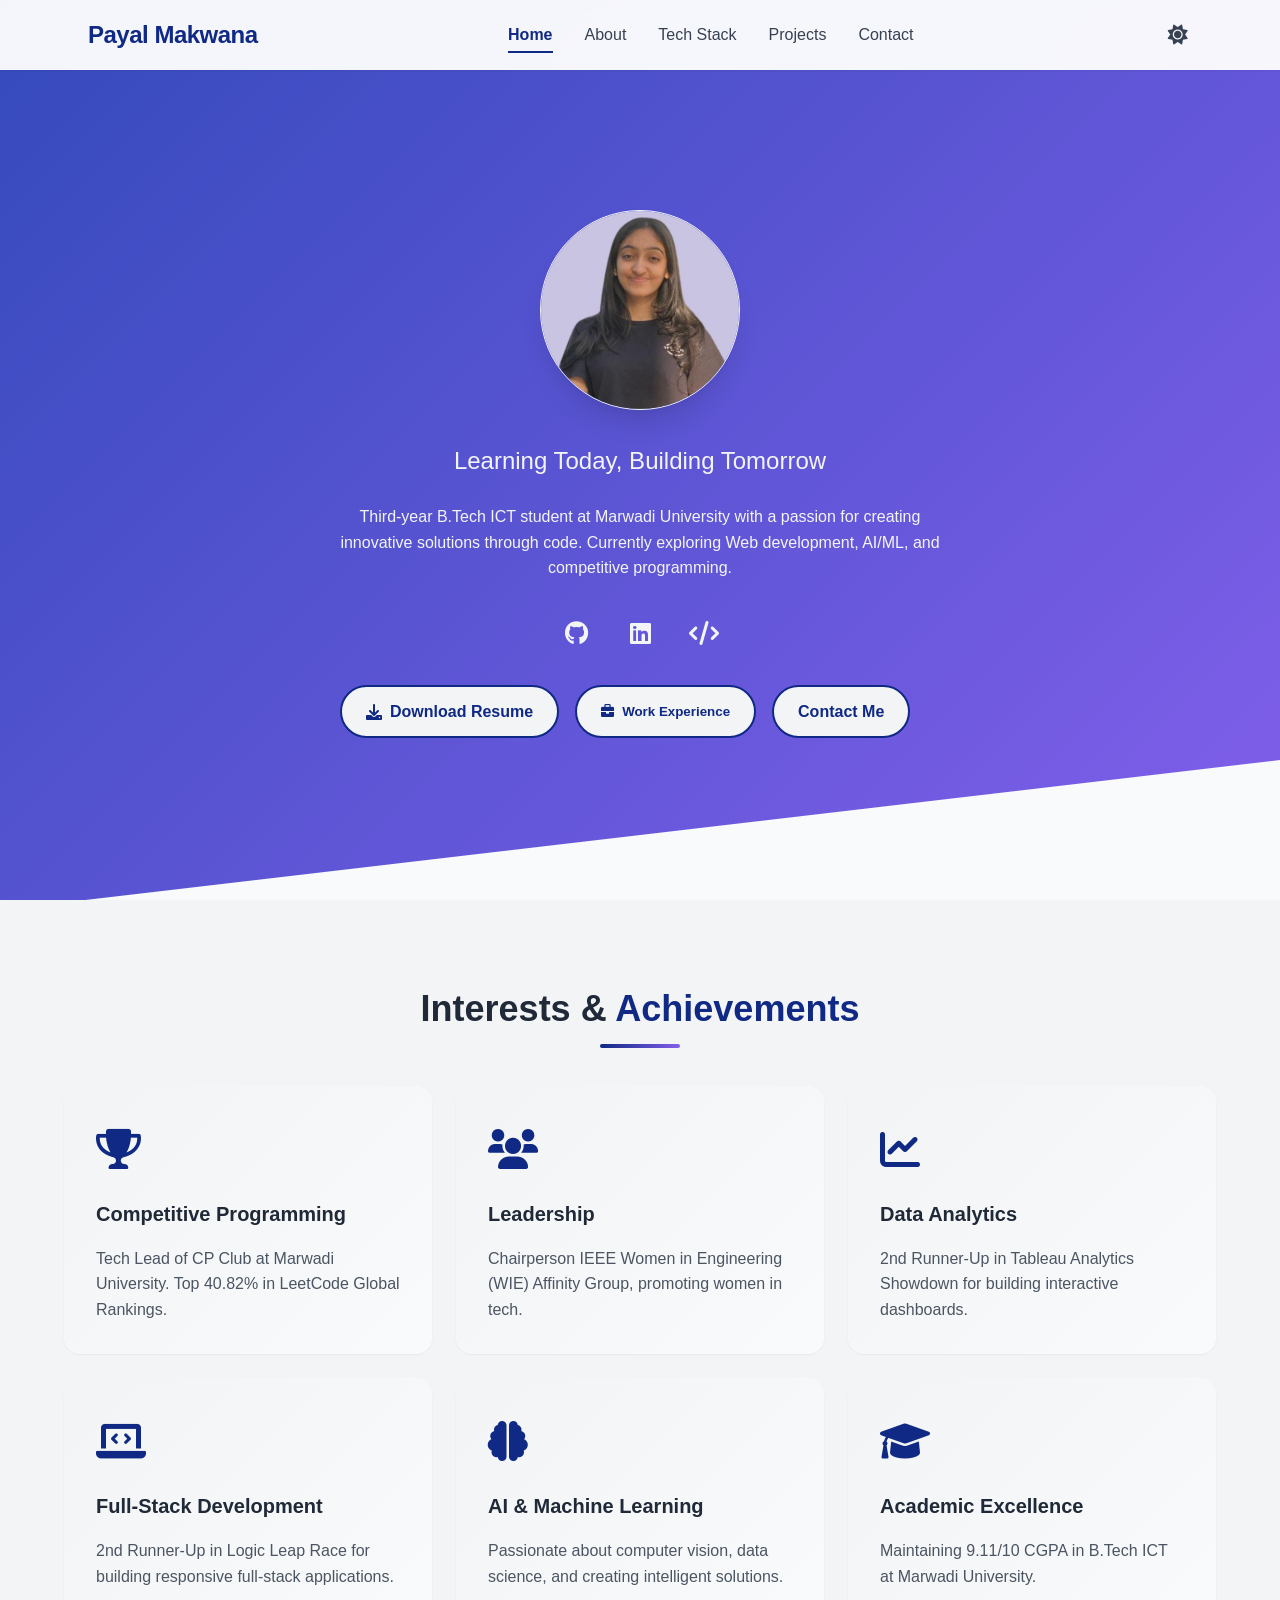
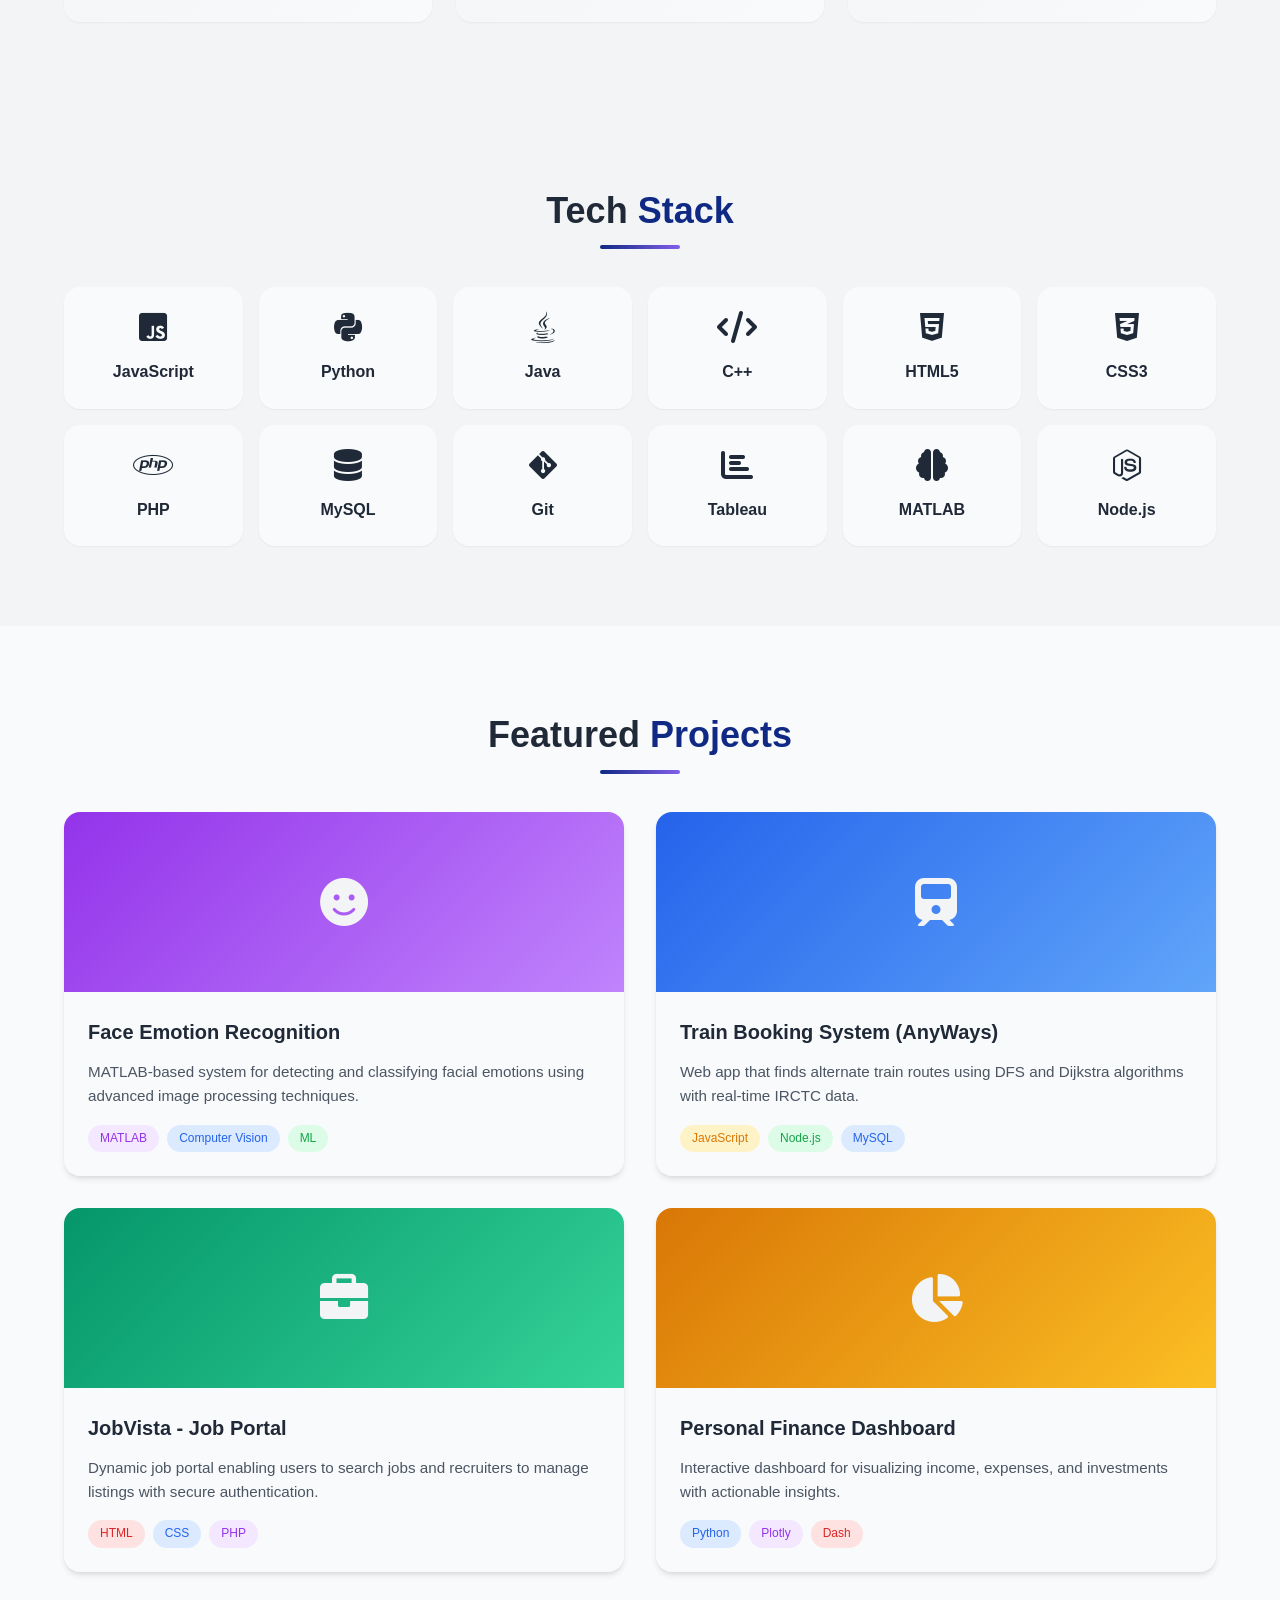
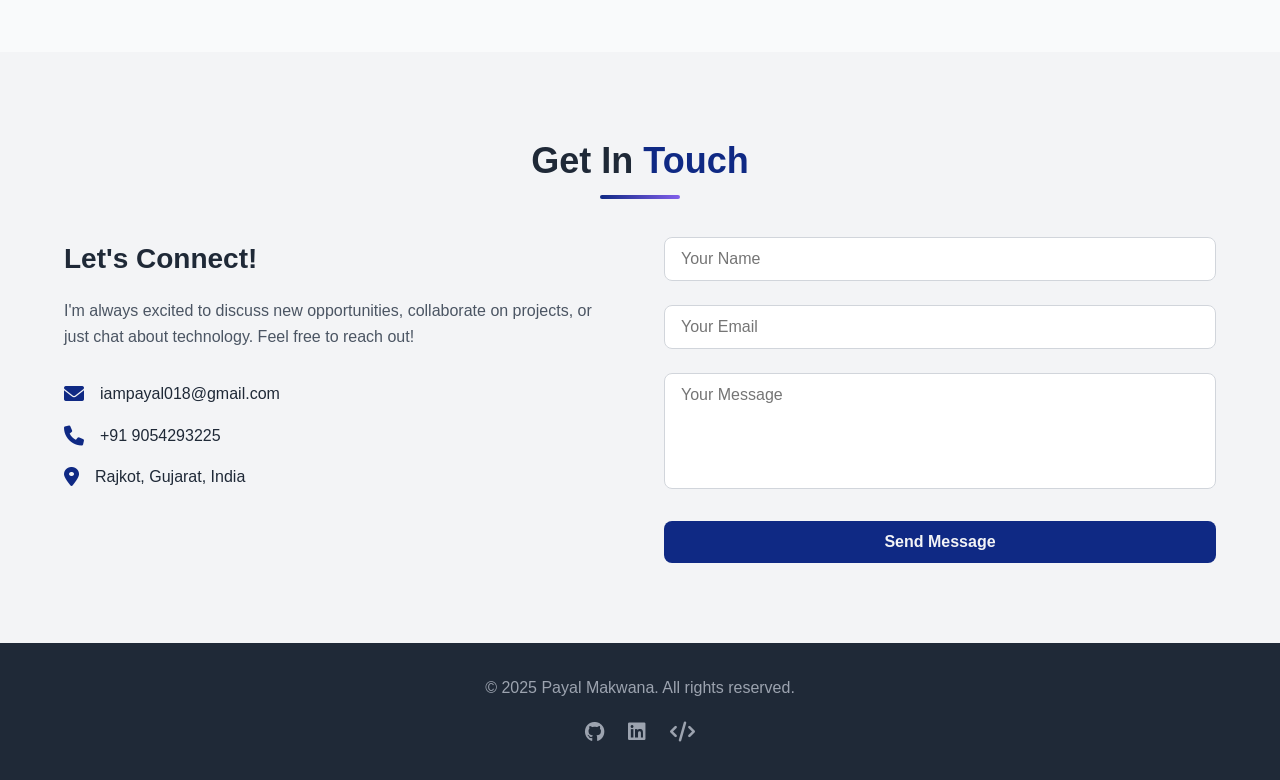
<file: index.html>
<!DOCTYPE html>
<html lang="en">
<head>
    <meta charset="UTF-8">
    <meta name="viewport" content="width=device-width, initial-scale=1.0">
    <title>Payal Makwana - Portfolio</title>
    <link rel="stylesheet" href="styles.css">
    <link href="https://cdnjs.cloudflare.com/ajax/libs/font-awesome/6.0.0/css/all.min.css" rel="stylesheet">
    <link href="https://unpkg.com/aos@2.3.1/dist/aos.css" rel="stylesheet">
</head>
<body>
    <!-- Navigation -->
    <nav class="navbar">
        <div class="container">
            <div class="navbar-content">
                <div class="logo">Payal Makwana</div>
                <div class="nav-links">
                    <a href="#home" class="nav-link">Home</a>
                    <a href="#about" class="nav-link">About</a>
                    <a href="#tech" class="nav-link">Tech Stack</a>
                    <a href="#projects" class="nav-link">Projects</a>
                    <a href="#contact" class="nav-link">Contact</a>
                </div>
                <div class="theme-toggle">
                    <button id="theme-toggle-btn" aria-label="Toggle Theme">
                        <i class="fas fa-adjust"></i>
                    </button>
                </div>
                <div class="mobile-menu-btn">
                    <i class="fas fa-bars"></i>
                </div>
            </div>
        </div>
        <!-- Mobile Menu -->
        <div class="mobile-menu">
            <div class="mobile-menu-links">
                <a href="#home" class="mobile-link">Home</a>
                <a href="#about" class="mobile-link">About</a>
                <a href="#tech" class="mobile-link">Tech Stack</a>
                <a href="#projects" class="mobile-link">Projects</a>
                <a href="#contact" class="mobile-link">Contact</a>
            </div>
        </div>
    </nav>

    <!-- Hero Section -->
    <section id="home" class="hero">
        <div class="container">
            <div class="hero-content">
                <div class="profile-image" data-aos="zoom-in">
                    <img src="profile.jpg" alt="Payal Makwana">
                </div>
                <h1 class="hero-title" data-aos="fade-up" data-aos-delay="200">
                    Hi, I'm <span class="highlight">Payal</span>
                </h1>
                <p class="hero-subtitle" data-aos="fade-up" data-aos-delay="400">
                    Learning Today, Building Tomorrow
                </p>
                <p class="hero-description" data-aos="fade-up" data-aos-delay="600">
                    Third-year B.Tech ICT student at Marwadi University with a passion for creating innovative solutions through code. 
                    Currently exploring Web development, AI/ML, and competitive programming.
                </p>
                <div style="width: 100%;">
                <div class="social-links" data-aos="fade-up" data-aos-delay="800">
                    <a href="https://github.com/Payal-mak" target="_blank" class="social-link">
                        <i class="fab fa-github"></i>
                    </a>
                    <a href="https://www.linkedin.com/in/payal-makwana-a2b73829a/" target="_blank" class="social-link">
                        <i class="fab fa-linkedin"></i>
                    </a>
                    <a href="https://leetcode.com/u/Payal-Makwana/" target="_blank" class="social-link">
                        <i class="fas fa-code"></i>
                    </a>
                </div>
                    <div class="cta-buttons" data-aos="fade-up" data-aos-delay="1000">
                        <a href="resume.pdf" download class="download-btn">
                            <i class="fas fa-download"></i> Download Resume
                        </a>
                        <button class="resume-btn" onclick="openResumePanel()">
                            <i class="fas fa-briefcase"></i> Work Experience
                        </button>
                        <a href="#contact" class="contact-btn">
                            Contact Me
                        </a>
                    </div>
                </div>
            </div>
        </div>
        <div class="hero-shape"></div>
    </section>

    <!-- Resume Panel -->
    <div id="resume-panel" class="resume-panel">
        <div class="resume-content">
            <div class="resume-header">
                <h3 class="resume-title">My Work Experience</h3>
                <button onclick="closeResumePanel()" class="resume-close">
                    <i class="fas fa-times"></i>
                </button>
            </div>
            <div class="resume-body">
                <div class="timeline">
                    <div class="timeline-item" data-aos="fade-right">
                        <div class="timeline-icon">
                            <i class="fas fa-graduation-cap"></i>
                        </div>
                        <div class="timeline-content">
                            <h4 class="timeline-title">B.Tech in Information and Communication Technology</h4>
                            <p class="timeline-subtitle">Marwadi University, Rajkot, Gujarat</p>
                            <p class="timeline-date">2023 - Present (Second Year)</p>
                            <ul class="timeline-details">
                                <li>Maintaining a CGPA of 9.11/10</li>
                                <li>Tech Lead of the Competitive Programming Club</li>
                                <li>Chairperson of IEEE Women in Engineering (WIE) Affinity Group, at Marwadi University</li>
                            </ul>
                        </div>
                    </div>
                    <div class="timeline-item" data-aos="fade-right" data-aos-delay="100">
                        <div class="timeline-icon">
                            <i class="fas fa-briefcase"></i>
                        </div>
                        <div class="timeline-content">
                            <h4 class="timeline-title">Summer Intern, IEEE Signal Processing Society</h4>
                            <p class="timeline-subtitle">Gujarat Section’s Summer Mentorship Program 2025</p>
                            <p class="timeline-date">June 1 to July 15th, 2025</p>
                            <ul class="timeline-details">
                                <li>Selected for a mentorship program focused on signal processing projects</li>
                                <li>Working on advanced AI/ML algorithms for real-world applications</li>
                                <li>Collaborating with industry experts and researchers</li>
                            </ul>
                        </div>
                    </div>
                    <div class="timeline-item" data-aos="fade-right" data-aos-delay="200">
                        <div class="timeline-icon">
                            <i class="fas fa-briefcase"></i>
                        </div>
                        <div class="timeline-content">
                            <h4 class="timeline-title">Summer Intern, AI Guru</h4>
                            <p class="timeline-subtitle">AI/ML Domain, Ahmedabad, Gujarat</p>
                            <p class="timeline-date">June 16th to July 16th, 2025</p>
                            <ul class="timeline-details">
                                <li>Developing AI/ML related projects and building real world applications</li>
                                <li>Hands-on experience with deep learning frameworks</li>
                                <li>Contributing to innovative projects in an offline setting</li>
                            </ul>
                        </div>
                    </div>
                </div>
            </div>
        </div>
    </div>

    <!-- Interests Section -->
    <section id="about" class="about">
        <div class="container">
            <h2 class="section-title" data-aos="fade-up">
                Interests & <span class="highlight">Achievements</span>
            </h2>
            <div class="interests-grid">
                <div class="interest-card" data-aos="fade-up" data-aos-delay="100">
                    <div class="interest-icon">
                        <i class="fas fa-trophy"></i>
                    </div>
                    <h3 class="interest-title">Competitive Programming</h3>
                    <p class="interest-description">Tech Lead of CP Club at Marwadi University. Top 40.82% in LeetCode Global Rankings.</p>
                </div>
                <div class="interest-card" data-aos="fade-up" data-aos-delay="200">
                    <div class="interest-icon">
                        <i class="fas fa-users"></i>
                    </div>
                    <h3 class="interest-title">Leadership</h3>
                    <p class="interest-description">Chairperson IEEE Women in Engineering (WIE) Affinity Group, promoting women in tech.</p>
                </div>
                <div class="interest-card" data-aos="fade-up" data-aos-delay="300">
                    <div class="interest-icon">
                        <i class="fas fa-chart-line"></i>
                    </div>
                    <h3 class="interest-title">Data Analytics</h3>
                    <p class="interest-description">2nd Runner-Up in Tableau Analytics Showdown for building interactive dashboards.</p>
                </div>
                <div class="interest-card" data-aos="fade-up" data-aos-delay="400">
                    <div class="interest-icon">
                        <i class="fas fa-laptop-code"></i>
                    </div>
                    <h3 class="interest-title">Full-Stack Development</h3>
                    <p class="interest-description">2nd Runner-Up in Logic Leap Race for building responsive full-stack applications.</p>
                </div>
                <div class="interest-card" data-aos="fade-up" data-aos-delay="500">
                    <div class="interest-icon">
                        <i class="fas fa-brain"></i>
                    </div>
                    <h3 class="interest-title">AI & Machine Learning</h3>
                    <p class="interest-description">Passionate about computer vision, data science, and creating intelligent solutions.</p>
                </div>
                <div class="interest-card" data-aos="fade-up" data-aos-delay="600">
                    <div class="interest-icon">
                        <i class="fas fa-graduation-cap"></i>
                    </div>
                    <h3 class="interest-title">Academic Excellence</h3>
                    <p class="interest-description">Maintaining 9.11/10 CGPA in B.Tech ICT at Marwadi University.</p>
                </div>
            </div>
        </div>
    </section>

    <!-- Tech Stack Section -->
    <section id="tech" class="tech">
        <div class="container">
            <h2 class="section-title" data-aos="fade-up">
                Tech <span class="highlight">Stack</span>
            </h2>
            <div class="tech-grid">
                <div class="tech-card" data-aos="zoom-in" data-aos-delay="100">
                    <i class="fab fa-js-square"></i>
                    <p>JavaScript</p>
                </div>
                <div class="tech-card" data-aos="zoom-in" data-aos-delay="200">
                    <i class="fab fa-python"></i>
                    <p>Python</p>
                </div>
                <div class="tech-card" data-aos="zoom-in" data-aos-delay="300">
                    <i class="fab fa-java"></i>
                    <p>Java</p>
                </div>
                <div class="tech-card" data-aos="zoom-in" data-aos-delay="400">
                    <i class="fas fa-code"></i>
                    <p>C++</p>
                </div>
                <div class="tech-card" data-aos="zoom-in" data-aos-delay="500">
                    <i class="fab fa-html5"></i>
                    <p>HTML5</p>
                </div>
                <div class="tech-card" data-aos="zoom-in" data-aos-delay="600">
                    <i class="fab fa-css3-alt"></i>
                    <p>CSS3</p>
                </div>
                <div class="tech-card" data-aos="zoom-in" data-aos-delay="700">
                    <i class="fab fa-php"></i>
                    <p>PHP</p>
                </div>
                <div class="tech-card" data-aos="zoom-in" data-aos-delay="800">
                    <i class="fas fa-database"></i>
                    <p>MySQL</p>
                </div>
                <div class="tech-card" data-aos="zoom-in" data-aos-delay="900">
                    <i class="fab fa-git-alt"></i>
                    <p>Git</p>
                </div>
                <div class="tech-card" data-aos="zoom-in" data-aos-delay="1000">
                    <i class="fas fa-chart-bar"></i>
                    <p>Tableau</p>
                </div>
                <div class="tech-card" data-aos="zoom-in" data-aos-delay="1100">
                    <i class="fas fa-brain"></i>
                    <p>MATLAB</p>
                </div>
                <div class="tech-card" data-aos="zoom-in" data-aos-delay="1200">
                    <i class="fab fa-node-js"></i>
                    <p>Node.js</p>
                </div>
            </div>
        </div>
    </section>

    <!-- Projects Section -->
    <section id="projects" class="projects">
        <div class="container">
            <h2 class="section-title" data-aos="fade-up">
                Featured <span class="highlight">Projects</span>
            </h2>
            <div class="projects-grid">
                <!-- Project 1 -->
                <div class="project-card" data-aos="fade-up" data-aos-delay="100" onclick="openModal('modal1')">
                    <div class="project-image emotion-recognition">
                        <i class="fas fa-smile"></i>
                    </div>
                    <div class="project-content">
                        <h3 class="project-title">Face Emotion Recognition</h3>
                        <p class="project-description">MATLAB-based system for detecting and classifying facial emotions using advanced image processing techniques.</p>
                        <div class="project-tags">
                            <span class="tag tag-matlab">MATLAB</span>
                            <span class="tag tag-cv">Computer Vision</span>
                            <span class="tag tag-ml">ML</span>
                        </div>
                    </div>
                </div>

                <!-- Project 2 -->
                <div class="project-card" data-aos="fade-up" data-aos-delay="200" onclick="openModal('modal2')">
                    <div class="project-image train-booking">
                        <i class="fas fa-train"></i>
                    </div>
                    <div class="project-content">
                        <h3 class="project-title">Train Booking System (AnyWays)</h3>
                        <p class="project-description">Web app that finds alternate train routes using DFS and Dijkstra algorithms with real-time IRCTC data.</p>
                        <div class="project-tags">
                            <span class="tag tag-js">JavaScript</span>
                            <span class="tag tag-node">Node.js</span>
                            <span class="tag tag-mysql">MySQL</span>
                        </div>
                    </div>
                </div>

                <!-- Project 3 -->
                <div class="project-card" data-aos="fade-up" data-aos-delay="300" onclick="openModal('modal3')">
                    <div class="project-image job-vista">
                        <i class="fas fa-briefcase"></i>
                    </div>
                    <div class="project-content">
                        <h3 class="project-title">JobVista - Job Portal</h3>
                        <p class="project-description">Dynamic job portal enabling users to search jobs and recruiters to manage listings with secure authentication.</p>
                        <div class="project-tags">
                            <span class="tag tag-html">HTML</span>
                            <span class="tag tag-css">CSS</span>
                            <span class="tag tag-php">PHP</span>
                        </div>
                    </div>
                </div>

                <!-- Project 4 -->
                <div class="project-card" data-aos="fade-up" data-aos-delay="400" onclick="openModal('modal4')">
                    <div class="project-image finance-dashboard">
                        <i class="fas fa-chart-pie"></i>
                    </div>
                    <div class="project-content">
                        <h3 class="project-title">Personal Finance Dashboard</h3>
                        <p class="project-description">Interactive dashboard for visualizing income, expenses, and investments with actionable insights.</p>
                        <div class="project-tags">
                            <span class="tag tag-python">Python</span>
                            <span class="tag tag-plotly">Plotly</span>
                            <span class="tag tag-dash">Dash</span>
                        </div>
                    </div>
                </div>
            </div>
        </div>
    </section>

    <!-- Contact Section -->
    <section id="contact" class="contact">
        <div class="container">
            <h2 class="section-title" data-aos="fade-up">
                Get In <span class="highlight">Touch</span>
            </h2>
            <div class="contact-content">
                <div class="contact-info" data-aos="fade-right">
                    <h3 class="contact-title">Let's Connect!</h3>
                    <p class="contact-description">
                        I'm always excited to discuss new opportunities, collaborate on projects, or just chat about technology. 
                        Feel free to reach out!
                    </p>
                    <div class="contact-details">
                        <div class="contact-item">
                            <i class="fas fa-envelope"></i>
                            <span>iampayal018@gmail.com</span>
                        </div>
                        <div class="contact-item">
                            <i class="fas fa-phone"></i>
                            <span>+91 9054293225</span>
                        </div>
                        <div class="contact-item">
                            <i class="fas fa-map-marker-alt"></i>
                            <span>Rajkot, Gujarat, India</span>
                        </div>
                    </div>
                </div>
                <form class="contact-form" data-aos="fade-left" onsubmit="handleSubmit(event)">
                    <div class="form-group">
                        <input type="text" placeholder="Your Name" required class="form-input">
                    </div>
                    <div class="form-group">
                        <input type="email" placeholder="Your Email" required class="form-input">
                    </div>
                    <div class="form-group">
                        <textarea placeholder="Your Message" rows="5" required class="form-input"></textarea>
                    </div>
                    <button type="submit" class="submit-btn">
                        Send Message
                    </button>
                </form>
            </div>
        </div>
    </section>

<!-- Footer -->
<footer class="footer">
    <div class="container">
        <p class="copyright">© 2025 Payal Makwana. All rights reserved.</p>
        <div class="footer-social">
            <a href="https://github.com/Payal-mak" target="_blank" class="footer-social-link">
                <i class="fab fa-github"></i>
            </a>
            <a href="https://www.linkedin.com/in/payal-makwana-a2b73829a/" target="_blank" class="footer-social-link">
                <i class="fab fa-linkedin"></i>
            </a>
            <a href="https://leetcode.com/u/Payal-Makwana/" target="_blank" class="footer-social-link">
                <i class="fas fa-code"></i>
            </a>
        </div>
    </div>
</footer>


    <!-- Project Modals -->
    <div id="modal1" class="modal">
        <div class="modal-content">
            <div class="modal-header">
                <h3 class="modal-title">Face Emotion Recognition</h3>
                <button onclick="closeModal('modal1')" class="modal-close">
                    <i class="fas fa-times"></i>
                </button>
            </div>
            <div class="modal-body">
                <div class="modal-image emotion-recognition">
                    <i class="fas fa-smile"></i>
                </div>
                <p class="modal-description">
                    Developed a comprehensive MATLAB-based system that detects and classifies facial emotions using advanced image processing and machine learning techniques. The system implements face tracking and landmark detection to improve classification accuracy.
                </p>
                <h4 class="modal-subtitle">Key Features:</h4>
                <ul class="modal-list">
                    <li>Real-time facial emotion detection</li>
                    <li>Advanced landmark detection algorithms</li>
                    <li>High accuracy classification system</li>
                    <li>Applications in HCI and mental health monitoring</li>
                </ul>
                <h4 class="modal-subtitle">Technologies Used:</h4>
                <div class="modal-tags">
                    <span class="tag tag-matlab">MATLAB</span>
                    <span class="tag tag-blue">Image Processing Toolbox</span>
                    <span class="tag tag-green">Computer Vision Toolbox</span>
                    <span class="tag tag-red">Machine Learning</span>
                </div>
                <a href="https://github.com/Payal-mak/Face-Emotion-Recognition" target="_blank" class="github-link">
                    <i class="fab fa-github"></i>
                    View on GitHub
                </a>
            </div>
        </div>
    </div>

    <div id="modal2" class="modal">
        <div class="modal-content">
            <div class="modal-header">
                <h3 class="modal-title">Train Booking System (AnyWays)</h3>
                <button onclick="closeModal('modal2')" class="modal-close">
                    <i class="fas fa-times"></i>
                </button>
            </div>
            <div class="modal-body">
                <div class="modal-image train-booking">
                    <i class="fas fa-train"></i>
                </div>
                <p class="modal-description">
                    Designed an intelligent web application that identifies alternate train routes using DFS and Dijkstra algorithms when direct trains are unavailable. Integrated with real-time IRCTC API data and food delivery services.
                </p>
                <h4 class="modal-subtitle">Key Features:</h4>
                <ul class="modal-list">
                    <li>Smart route finding with DFS and Dijkstra algorithms</li>
                    <li>Real-time IRCTC API integration</li>
                    <li>Food delivery integration (Zomato & Swiggy)</li>
                    <li>Optimized travel planning interface</li>
                </ul>
                <h4 class="modal-subtitle">Technologies Used:</h4>
                <div class="modal-tags">
                    <span class="tag tag-js">JavaScript</span>
                    <span class="tag tag-node">Node.js</span>
                    <span class="tag tag-mysql">MySQL</span>
                    <span class="tag tag-purple">IRCTC API</span>
                </div>
                <a href="https://github.com/Payal-mak/Train-Booking-System" target="_blank" class="github-link">
                    <i class="fab fa-github"></i>
                    View on GitHub
                </a>
            </div>
        </div>
    </div>

    <div id="modal3" class="modal">
        <div class="modal-content">
            <div class="modal-header">
                <h3 class="modal-title">JobVista - Job Portal Website</h3>
                <button onclick="closeModal('modal3')" class="modal-close">
                    <i class="fas fa-times"></i>
                </button>
            </div>
            <div class="modal-body">
                <div class="modal-image job-vista">
                    <i class="fas fa-briefcase"></i>
                </div>
                <p class="modal-description">
                    Developed a comprehensive job portal that enables users to search and apply for jobs while allowing recruiters to post and manage job listings. Features secure authentication and responsive design.
                </p>
                <h4 class="modal-subtitle">Key Features:</h4>
                <ul class="modal-list">
                    <li>Secure user authentication for job seekers and recruiters</li>
                    <li>Advanced job filtering and search functionality</li>
                    <li>User dashboard for profile and application management</li>
                    <li>Responsive design for all devices</li>
                </ul>
                <h4 class="modal-subtitle">Technologies Used:</h4>
                <div class="modal-tags">
                    <span class="tag tag-html">HTML</span>
                    <span class="tag tag-css">CSS</span>
                    <span class="tag tag-js">JavaScript</span>
                    <span class="tag tag-php">PHP</span>
                    <span class="tag tag-mysql">MySQL</span>
                </div>
                <a href="https://github.com/Payal-mak/JobVista" target="_blank" class="github-link">
                    <i class="fab fa-github"></i>
                    View on GitHub
                </a>
            </div>
        </div>
    </div>

    <div id="modal4" class="modal">
        <div class="modal-content">
            <div class="modal-header">
                <h3 class="modal-title">Personal Finance Dashboard</h3>
                <button onclick="closeModal('modal4')" class="modal-close">
                    <i class="fas fa-times"></i>
                </button>
            </div>
            <div class="modal-body">
                <div class="modal-image finance-dashboard">
                    <i class="fas fa-chart-pie"></i>
                </div>
                <p class="modal-description">
                    Built an interactive dashboard to visualize and track income, expenses, savings, and investments. Provides actionable insights based on spending patterns and real-time data analysis.
                </p>
                <h4 class="modal-subtitle">Key Features:</h4>
                <ul class="modal-list">
                    <li>Interactive data visualization</li>
                    <li>Real-time expense tracking</li>
                    <li>Spending pattern analysis</li>
                    <li>Smart budgeting recommendations</li>
                </ul>
                <h4 class="modal-subtitle">Technologies Used:</h4>
                <div class="modal-tags">
                    <span class="tag tag-python">Python</span>
                    <span class="tag tag-green">Pandas</span>
                    <span class="tag tag-purple">Plotly</span>
                    <span class="tag tag-red">Dash</span>
                    <span class="tag tag-yellow">Matplotlib</span>
                </div>
                <a href="https://github.com/Payal-mak" target="_blank" class="github-link">
                    <i class="fab fa-github"></i>
                    View on GitHub
                </a>
            </div>
        </div>
    </div>

    <!-- Scripts -->
    <script src="https://unpkg.com/aos@2.3.1/dist/aos.js"></script>
    <script type="module" src="script.js"></script>
</body>
</html>
</file>
<file: styles.css>
/* Base Styles */
:root {
  /* Light Theme Variables */
  --primary: #0f2984;
  --primary-dark: #344abc;
  --primary-light: #825feb;
  --accent: #c4b5fd;
  --dark: #1f2937;
  --light: #f9fafb;
  --gray-100: #f3f4f6;
  --gray-200: #e5e7eb;
  --gray-300: #d1d5db;
  --gray-400: #9ca3af;
  --gray-500: #6b7280;
  --gray-600: #4b5563;
  --gray-700: #374151;
  --gray-800: #1f2937;
  --gray-900: #111827;
  --transition: all 0.3s ease;
  --shadow-sm: 0 1px 2px 0 rgba(0, 0, 0, 0.05);
  --shadow: 0 4px 6px -1px rgba(0, 0, 0, 0.1), 0 2px 4px -1px rgba(0, 0, 0, 0.06);
  --shadow-md: 0 10px 15px -3px rgba(0, 0, 0, 0.1), 0 4px 6px -2px rgba(0, 0, 0, 0.05);
  --shadow-lg: 0 20px 25px -5px rgba(0, 0, 0, 0.1), 0 10px 10px -5px rgba(0, 0, 0, 0.04);
  --font-family: "Segoe UI", Tahoma, Geneva, Verdana, sans-serif;
}

/* Dark Theme Variables */
[data-theme="dark"] {
  --primary: #6b7280;
  --primary-dark: #4b5563;
  --primary-light: #9ca3af;
  --accent: #374151;
  --dark: #f9fafb;
  --light: #1f2937;
  --gray-100: #111827;
  --gray-200: #1f2937;
  --gray-300: #374151;
  --gray-400: #4b5563;
  --gray-500: #6b7280;
  --gray-600: #9ca3af;
  --gray-700: #d1d5db;
  --gray-800: #e5e7eb;
  --gray-900: #f3f4f6;
  --font-family: "Segoe UI", Tahoma, Geneva, Verdana, sans-serif;
}

/* Hacker Theme Variables */
[data-theme="hacker"] {
  --primary: #00ff00;
  --primary-dark: #00cc00;
  --primary-light: #33ff33;
  --accent: #003300;
  --dark: #00ff00;
  --light: #000000;
  --gray-100: #000000;
  --gray-200: #001100;
  --gray-300: #002200;
  --gray-400: #003300;
  --gray-500: #004400;
  --gray-600: #005500;
  --gray-700: #006600;
  --gray-800: #007700;
  --gray-900: #008800;
  --transition: none;
  --shadow-sm: none;
  --shadow: none;
  --shadow-md: none;
  --shadow-lg: none;
  --font-family: "Courier New", monospace;
}

/* Blinking Cursor Effect for Hacker Theme */
[data-theme="hacker"] .hero-title::after {
  content: "|";
  animation: blink 1s step-end infinite;
}

@keyframes blink {
  0%, 50% {
    opacity: 1;
  }
  51%, 100% {
    opacity: 0;
  }
}

* {
  margin: 0;
  padding: 0;
  box-sizing: border-box;
}

html {
  scroll-behavior: smooth;
}

body {
  font-family: var(--font-family);
  line-height: 1.6;
  color: var(--gray-800);
  background-color: var(--light);
  overflow-x: hidden; /* Prevent horizontal overflow */
}

.container {
  width: 100%;
  max-width: 1200px;
  margin: 0 auto;
  padding: 0 1.5rem;
  box-sizing: border-box; /* Ensure padding doesn't add to width */
}

a {
  text-decoration: none;
  color: inherit;
}

ul {
  list-style: none;
}

img {
  max-width: 100%;
  height: auto;
}

/* Animations */
@keyframes float {
  0%, 100% {
    transform: translateY(0px);
  }
  50% {
    transform: translateY(-20px);
  }
}

@keyframes pulse {
  0%, 100% {
    transform: scale(1);
  }
  50% {
    transform: scale(1.05);
  }
}

@keyframes fadeIn {
  from {
    opacity: 0;
  }
  to {
    opacity: 1;
  }
}

@keyframes slideUp {
  from {
    transform: translateY(50px);
    opacity: 0;
  }
  to {
    transform: translateY(0);
    opacity: 1;
  }
}

@keyframes slideDown {
  from {
    transform: translateY(-50px);
    opacity: 0;
  }
  to {
    transform: translateY(0);
    opacity: 1;
  }
}

@keyframes slideIn {
  from {
    transform: translateX(100%);
    opacity: 0;
  }
  to {
    transform: translateX(0);
    opacity: 1;
  }
}

.scroll-reveal {
  opacity: 0;
  transform: translateY(30px);
  transition: opacity 0.5s ease, transform 0.5s ease;
}

.scroll-reveal.revealed {
  opacity: 1;
  transform: translateY(0);
}

/* Navigation */
.navbar {
  position: fixed;
  top: 0;
  left: 0;
  width: 100%;
  background-color: rgba(255, 255, 255, 0.95);
  backdrop-filter: blur(10px);
  z-index: 1000;
  box-shadow: var(--shadow-sm);
  transition: var(--transition);
  /* Ensure no overflow */
  overflow: visible;
}

.navbar.scrolled {
  box-shadow: var(--shadow);
}

.navbar-content {
  display: flex;
  justify-content: space-between;
  align-items: center;
  padding: 1rem 1rem; /* Adjusted padding for smaller screens */
  width: 100%;
  max-width: 1200px;
  margin: 0 auto;
  box-sizing: border-box;
}

.logo {
  font-size: 1.5rem;
  font-weight: 700;
  color: var(--primary);
  letter-spacing: -0.5px;
  flex-shrink: 0; /* Prevent logo from shrinking */
}

.nav-links {
  display: none;
}

.nav-link {
  font-weight: 500;
  color: var(--gray-700);
  transition: var(--transition);
  position: relative;
}

.nav-link:hover {
  color: var(--primary);
}

.nav-link::after {
  content: "";
  position: absolute;
  bottom: -5px;
  left: 0;
  width: 0;
  height: 2px;
  background-color: var(--primary);
  transition: var(--transition);
}

.nav-link:hover::after {
  width: 100%;
}

.nav-link.active {
  color: var(--primary);
  font-weight: 600;
}

.nav-link.active::after {
  width: 100%;
}

.theme-toggle {
  display: flex;
  align-items: center;
  flex-shrink: 0; /* Prevent theme toggle from shrinking */
}

#theme-toggle-btn {
  background: none;
  border: none;
  font-size: 1.25rem;
  color: var(--gray-700);
  cursor: pointer;
  transition: var(--transition);
  padding: 0.25rem; /* Add padding for better touch target */
}

#theme-toggle-btn:hover {
  color: var(--primary);
}

.mobile-menu-btn {
  display: block;
  font-size: 1.5rem; /* Increased for better visibility */
  color: var(--gray-700);
  cursor: pointer;
  padding: 0.5rem; /* Ensure adequate touch area */
  line-height: 1; /* Align icon vertically */
  min-width: 40px; /* Minimum width to prevent clipping */
  text-align: right; /* Align to right edge */
}

.mobile-menu {
  display: none;
  background-color: var(--light);
  border-top: 1px solid var(--gray-200);
  animation: slideDown 0.3s ease;
}

.mobile-menu.active {
  display: block;
}

.mobile-menu-links {
  padding: 1rem 1.5rem;
  display: flex;
  flex-direction: column;
  gap: 1rem;
}

.mobile-link {
  display: block;
  padding: 0.5rem 0;
  color: var(--gray-700);
  transition: var(--transition);
}

.mobile-link:hover {
  color: var(--primary);
  transform: translateX(5px);
}

/* Hero Section */
.hero {
  min-height: 100vh;
  background: linear-gradient(135deg, var(--primary-dark) 0%, var(--primary-light) 100%);
  color: var(--gray-100);
  display: flex;
  align-items: center;
  justify-content: center;
  position: relative;
  overflow: hidden;
  padding: 6rem 0 3rem;
}

.hero-content {
  text-align: center;
  position: relative;
  z-index: 2;
}

.profile-image {
  width: 150px;
  height: 150px;
  margin: 0 auto 2rem;
  border-radius: 50%;
  border: 1.5px solid var(--gray-100);
  overflow: hidden;
  box-shadow: var(--shadow-lg);
  animation: float 6s ease-in-out infinite;
}

.profile-image img {
  width: 100%;
  height: 100%;
  object-fit: cover;
}

.hero-title {
  font-size: 2.5rem;
  font-weight: 800;
  margin-bottom: 1rem;
  letter-spacing: -1px;
}

.hero-subtitle {
  font-size: 1.25rem;
  margin-bottom: 1.5rem;
  color: var(--gray-100);
}

.hero-description {
  max-width: 600px;
  margin: 0 auto 2rem;
  color: var(--gray-100);
  font-size: 1rem;
}

.social-links {
  display: flex;
  justify-content: center;
  gap: 1.5rem;
  margin-bottom: 2rem;
}

.social-link {
  font-size: 1.5rem; /* Uniform size for all icons */
  width: 40px; /* Uniform width */
  height: 40px; /* Uniform height */
  display: flex;
  align-items: center;
  justify-content: center;
  color: var(--gray-100);
  transition: var(--transition);
  font-family: var(--font-family); /* Uniform font */
}

.social-link:hover {
  color: var(--primary);
  transform: translateY(-5px);
}

.cta-buttons {
  display: flex;
  flex-direction: column;
  gap: 1rem;
  max-width: 600px;
  margin: 0 auto;
}

.download-btn,
.contact-btn,
.resume-btn {
  padding: 0.75rem 1.5rem;
  border-radius: 50px;
  font-weight: 600;
  transition: var(--transition);
  display: inline-flex;
  align-items: center;
  justify-content: center;
  gap: 0.5rem;
  cursor: pointer;
}

.download-btn {
  background-color: var(--gray-100);
  border: 2px solid var(--primary);
  color: var(--primary);
}

.download-btn:hover {
  background-color: #ffd700;
  transform: translateY(-3px);
  box-shadow: var(--shadow-md);
}

.resume-btn {
  background-color: var(--gray-100);
  border: 2px solid var(--primary);
  color: var(--primary);
}

.resume-btn:hover {
  background-color: #ffd700;
  transform: translateY(-3px);
  box-shadow: var(--shadow-md);
}

.contact-btn {
  background-color: var(--gray-100);
  border: 2px solid var(--primary);
  color: var(--primary);
}

.contact-btn:hover {
  background-color: #ffd700;
  transform: translateY(-3px);
}

.hero-shape {
  position: absolute;
  bottom: -10px;
  left: 0;
  width: 100%;
  height: 150px;
  background-color: var(--light);
  clip-path: polygon(0 100%, 100% 100%, 100% 0, 0 100%);
}

/* Resume Panel */
.resume-panel {
  display: none;
  position: fixed;
  top: 0;
  right: 0;
  width: 100%;
  max-width: 500px;
  height: 100%;
  background-color: var(--light);
  z-index: 1000;
  box-shadow: -5px 0 15px rgba(0, 0, 0, 0.2);
  animation: slideIn 0.3s ease;
  transform: translateX(100%); /* Start off-screen */
}

.resume-panel.show {
  display: block;
  transform: translateX(0); /* Slide in */
}

.resume-content {
  display: flex;
  flex-direction: column;
  height: 100%;
  overflow-y: auto; /* Ensure scrolling if content overflows */
}

.resume-header {
  display: flex;
  justify-content: space-between;
  align-items: center;
  padding: 1.5rem;
  border-bottom: 1px solid var(--gray-200);
}

.resume-title {
  font-size: 1.5rem;
  font-weight: 600;
  color: var(--gray-800);
}

.resume-close {
  background: none;
  border: none;
  font-size: 1.25rem;
  color: var(--gray-500);
  cursor: pointer;
  transition: var(--transition);
}

.resume-close:hover {
  color: var(--gray-800);
}

.resume-body {
  flex: 1;
  padding: 1.5rem;
  overflow-y: auto;
}

.timeline {
  position: relative;
  padding-left: 2rem;
}

.timeline::before {
  content: '';
  position: absolute;
  left: 0.75rem;
  top: 0;
  bottom: 0;
  width: 4px;
  background-color: var(--gray-300);
}

.timeline-item {
  position: relative;
  margin-bottom: 2rem;
}

.timeline-icon {
  position: absolute;
  left: -2.25rem;
  top: 0;
  width: 40px;
  height: 40px;
  background-color: var(--primary);
  color: var(--gray-100);
  border-radius: 50%;
  display: flex;
  align-items: center;
  justify-content: center;
  font-size: 1.25rem;
}

.timeline-content {
  background-color: var(--gray-100);
  padding: 1.5rem;
  border-radius: 0.5rem;
  transition: var(--transition);
}

.timeline-content:hover {
  transform: translateY(-5px);
  box-shadow: var(--shadow-md);
}

.timeline-title {
  font-size: 1.25rem;
  font-weight: 600;
  color: var(--gray-800);
  margin-bottom: 0.5rem;
}

.timeline-subtitle {
  font-size: 1rem;
  color: var(--gray-600);
  margin-bottom: 0.5rem;
}

.timeline-date {
  font-size: 0.875rem;
  color: var(--gray-500);
  margin-bottom: 1rem;
}

.timeline-details {
  list-style: disc;
  padding-left: 1.5rem;
  color: var(--gray-600);
  opacity: 0;
  max-height: 0;
  overflow: hidden;
  transition: opacity 0.3s ease, max-height 0.3s ease;
}

.timeline-content:hover .timeline-details {
  opacity: 1;
  max-height: 200px;
}

.resume-footer {
  padding: 1rem;
  text-align: center;
}

.offer-letter-link {
  font-size: 1.5rem;
  color: var(--primary);
  transition: var(--transition);
}

.offer-letter-link:hover {
  color: var(--primary-dark);
  transform: scale(1.1);
}

/* About Section */
.about {
  padding: 5rem 0;
  background-color: var(--gray-100);
}

.section-title {
  font-size: 2.25rem;
  font-weight: 800;
  text-align: center;
  margin-bottom: 3rem;
  color: var(--gray-800);
  position: relative;
}

.section-title::after {
  content: "";
  position: absolute;
  bottom: -10px;
  left: 50%;
  transform: translateX(-50%);
  width: 80px;
  height: 4px;
  background: linear-gradient(90deg, var(--primary), var(--primary-light));
  border-radius: 2px;
}

.highlight {
  color: var(--primary);
}

.interests-grid {
  display: grid;
  grid-template-columns: 1fr;
  gap: 1.5rem;
}

.interest-card {
  background: linear-gradient(135deg, var(--gray-100) 0%, var(--light) 100%);
  border-radius: 1rem;
  padding: 2rem;
  transition: var(--transition);
  box-shadow: var(--shadow-sm);
}

.interest-card:hover {
  transform: translateY(-10px);
  box-shadow: var(--shadow-lg);
  background: linear-gradient(135deg, var(--light) 0%, var(--gray-100) 100%);
}

.interest-icon {
  font-size: 2.5rem;
  color: var(--primary);
  margin-bottom: 1rem;
}

.interest-title {
  font-size: 1.25rem;
  font-weight: 600;
  margin-bottom: 1rem;
  color: var(--gray-800);
}

.interest-description {
  color: var(--gray-600);
}

/* Tech Stack Section */
.tech {
  padding: 5rem 0;
  background-color: var(--gray-100);
}

.tech-grid {
  display: grid;
  grid-template-columns: repeat(2, 1fr);
  gap: 1rem;
}

.tech-card {
  background-color: var(--light);
  border-radius: 1rem;
  padding: 1.5rem;
  text-align: center;
  transition: var(--transition);
  box-shadow: var(--shadow-sm);
  display: flex;
  flex-direction: column;
  align-items: center;
  justify-content: center;
}

.tech-card:hover {
  transform: scale(1.05);
  box-shadow: var(--shadow-md);
  background: linear-gradient(135deg, var(--primary), var(--primary-light));
  color: var(--gray-100);
}

.tech-card i {
  font-size: 2rem;
  margin-bottom: 1rem;
  transition: var(--transition);
}

.tech-card:hover i {
  color: var(--gray-100);
}

.tech-card p {
  font-weight: 600;
}

/* Projects Section */
.projects {
  padding: 5rem 0;
  background-color: var(--light);
}

.projects-grid {
  display: grid;
  grid-template-columns: 1fr;
  gap: 2rem;
}

.project-card {
  background-color: var(--light);
  border-radius: 1rem;
  overflow: hidden;
  box-shadow: var(--shadow);
  transition: var(--transition);
  cursor: pointer;
}

.project-card:hover {
  transform: translateY(-10px);
  box-shadow: var(--shadow-lg);
}

.project-image {
  height: 180px;
  display: flex;
  align-items: center;
  justify-content: center;
  font-size: 3rem;
  color: var(--gray-100);
}

.emotion-recognition {
  background: linear-gradient(135deg, #9333ea, #c084fc);
}

.train-booking {
  background: linear-gradient(135deg, #2563eb, #60a5fa);
}

.job-vista {
  background: linear-gradient(135deg, #059669, #34d399);
}

.finance-dashboard {
  background: linear-gradient(135deg, #d97706, #fbbf24);
}

.project-content {
  padding: 1.5rem;
}

.project-title {
  font-size: 1.25rem;
  font-weight: 600;
  margin-bottom: 0.75rem;
  color: var(--gray-800);
}

.project-description {
  color: var(--gray-600);
  margin-bottom: 1rem;
  font-size: 0.95rem;
}

.project-tags {
  display: flex;
  flex-wrap: wrap;
  gap: 0.5rem;
}

.tag {
  padding: 0.25rem 0.75rem;
  border-radius: 50px;
  font-size: 0.75rem;
  font-weight: 500;
}

.tag-matlab {
  background-color: #f3e8ff;
  color: #9333ea;
}

.tag-cv {
  background-color: #dbeafe;
  color: #2563eb;
}

.tag-ml {
  background-color: #dcfce7;
  color: #16a34a;
}

.tag-js {
  background-color: #fef3c7;
  color: #d97706;
}

.tag-node {
  background-color: #dcfce7;
  color: #16a34a;
}

.tag-mysql {
  background-color: #dbeafe;
  color: #2563eb;
}

.tag-html {
  background-color: #fee2e2;
  color: #dc2626;
}

.tag-css {
  background-color: #dbeafe;
  color: #2563eb;
}

.tag-php {
  background-color: #f3e8ff;
  color: #9333ea;
}

.tag-python {
  background-color: #dbeafe;
  color: #2563eb;
}

.tag-plotly {
  background-color: #f3e8ff;
  color: #9333ea;
}

.tag-dash {
  background-color: #fee2e2;
  color: #dc2626;
}

.tag-blue {
  background-color: #dbeafe;
  color: #2563eb;
}

.tag-green {
  background-color: #dcfce7;
  color: #16a34a;
}

.tag-red {
  background-color: #fee2e2;
  color: #dc2626;
}

.tag-purple {
  background-color: #f3e8ff;
  color: #9333ea;
}

.tag-yellow {
  background-color: #fef3c7;
  color: #d97706;
}

/* Contact Section */
.contact {
  padding: 5rem 0;
  background-color: var(--gray-100);
}

.contact-content {
  display: grid;
  grid-template-columns: 1fr;
  gap: 3rem;
}

.contact-title {
  font-size: 1.75rem;
  font-weight: 600;
  margin-bottom: 1rem;
  color: var(--gray-800);
}

.contact-description {
  color: var(--gray-600);
  margin-bottom: 2rem;
}

.contact-details {
  display: flex;
  flex-direction: column;
  gap: 1rem;
}

.contact-item {
  display: flex;
  align-items: center;
  gap: 1rem;
}

.contact-item i {
  font-size: 1.25rem;
  color: var(--primary);
}

.form-group {
  margin-bottom: 1.5rem;
}

.form-input {
  width: 100%;
  padding: 0.75rem 1rem;
  border: 1px solid var(--gray-300);
  border-radius: 0.5rem;
  font-family: var(--font-family);
  font-size: 1rem;
  transition: var(--transition);
  outline: none;
  resize: none;
}

.form-input:focus {
  border-color: #8b5cf6;
  box-shadow: 0 0 0 3px rgba(139, 92, 246, 0.1);
}

.submit-btn {
  width: 100%;
  padding: 0.75rem 1.5rem;
  background-color: var(--primary);
  color: var(--gray-100);
  border: none;
  border-radius: 0.5rem;
  font-family: var(--font-family);
  font-size: 1rem;
  font-weight: 600;
  cursor: pointer;
  transition: var(--transition);
}

.submit-btn:hover {
  background-color: var(--primary-dark);
  transform: translateY(-3px);
  box-shadow: var(--shadow);
}

/* Footer */
.footer {
  background-color: var(--gray-800);
  color: var(--gray-100);
  padding: 2rem 0;
  text-align: center;
}

.copyright {
  margin-bottom: 1rem;
  color: var(--gray-400);
}

.footer-social {
  display: flex;
  justify-content: center;
  gap: 1.5rem;
  text-align: center;
}

.footer-social-link {
  font-size: 1.25rem;
  color: var(--gray-400);
  transition: var(--transition);
}

.footer-social-link:hover {
  color: var(--gray-100);
  transform: translateY(-3px);
}

/* Modal */
.modal {
  display: none;
  position: fixed;
  z-index: 1000;
  left: 0;
  top: 0;
  width: 100%;
  height: 100%;
  background-color: rgba(0, 0, 0, 0.5);
  overflow-y: auto;
  padding: 1rem;
}

.modal.show {
  display: flex;
  align-items: center;
  justify-content: center;
}

.modal-content {
  background-color: var(--light);
  border-radius: 1rem;
  max-width: 600px;
  width: 100%;
  max-height: 90vh;
  overflow-y: auto;
  box-shadow: var(--shadow-lg);
  animation: slideUp 0.3s ease;
}

.modal-header {
  display: flex;
  justify-content: space-between;
  align-items: center;
  padding: 1.5rem;
  border-bottom: 1px solid var(--gray-200);
}

.modal-title {
  font-size: 1.5rem;
  font-weight: 600;
  color: var(--gray-800);
}

.modal-close {
  background: none;
  border: none;
  font-size: 1.25rem;
  color: var(--gray-500);
  cursor: pointer;
  transition: var(--transition);
}

.modal-close:hover {
  color: var(--gray-800);
}

.modal-body {
  padding: 1.5rem;
}

.modal-image {
  height: 180px;
  display: flex;
  align-items: center;
  justify-content: center;
  font-size: 3rem;
  color: var(--gray-100);
  border-radius: 0.5rem;
  margin-bottom: 1.5rem;
}

.modal-description {
  color: var(--gray-600);
  margin-bottom: 1.5rem;
  line-height: 1.7;
}

.modal-subtitle {
  font-size: 1.1rem;
  font-weight: 600;
  margin-bottom: 0.75rem;
  color: var(--gray-800);
}

.modal-list {
  list-style: disc;
  padding-left: 1.5rem;
  margin-bottom: 1.5rem;
  color: var(--gray-600);
}

.modal-list li {
  margin-bottom: 0.5rem;
}

.modal-tags {
  display: flex;
  flex-wrap: wrap;
  gap: 0.5rem;
  margin-bottom: 1.5rem;
}

.github-link {
  display: inline-flex;
  align-items: center;
  gap: 0.5rem;
  color: var(--primary);
  font-weight: 500;
  transition: var(--transition);
}

.github-link:hover {
  color: var(--primary-dark);
}

/* Media Queries */
@media (min-width: 640px) {
  .hero-title {
    font-size: 3rem;
  }

  .hero-subtitle {
    font-size: 1.5rem;
  }

  .tech-grid {
    grid-template-columns: repeat(3, 1fr);
  }

  .cta-buttons {
    flex-direction: row;
  }

  .navbar-content {
    padding: 1rem 1.5rem; /* Restore padding for larger screens */
  }
}

@media (min-width: 768px) {
  .nav-links {
    display: flex;
    gap: 2rem;
  }

  .mobile-menu-btn {
    display: none; /* Hide on desktop */
  }

  .interests-grid {
    grid-template-columns: repeat(2, 1fr);
  }

  .projects-grid {
    grid-template-columns: repeat(2, 1fr);
  }

  .contact-content {
    grid-template-columns: 1fr 1fr;
  }

  .tech-grid {
    grid-template-columns: repeat(4, 1fr);
  }

  .profile-image {
    width: 180px;
    height: 180px;
  }

  .resume-panel {
    width: 400px;
    max-width: 400px;
    transform: translateX(0);
  }

  .resume-panel.show {
    transform: translateX(0);
  }
}

@media (min-width: 1024px) {
  .hero-title {
    font-size: 4rem;
  }

  .interests-grid {
    grid-template-columns: repeat(3, 1fr);
  }

  .tech-grid {
    grid-template-columns: repeat(6, 1fr);
  }

  .profile-image {
    width: 200px;
    height: 200px;
  }

  .resume-panel {
    width: 450px;
    max-width: 450px;
  }
}
</file>
